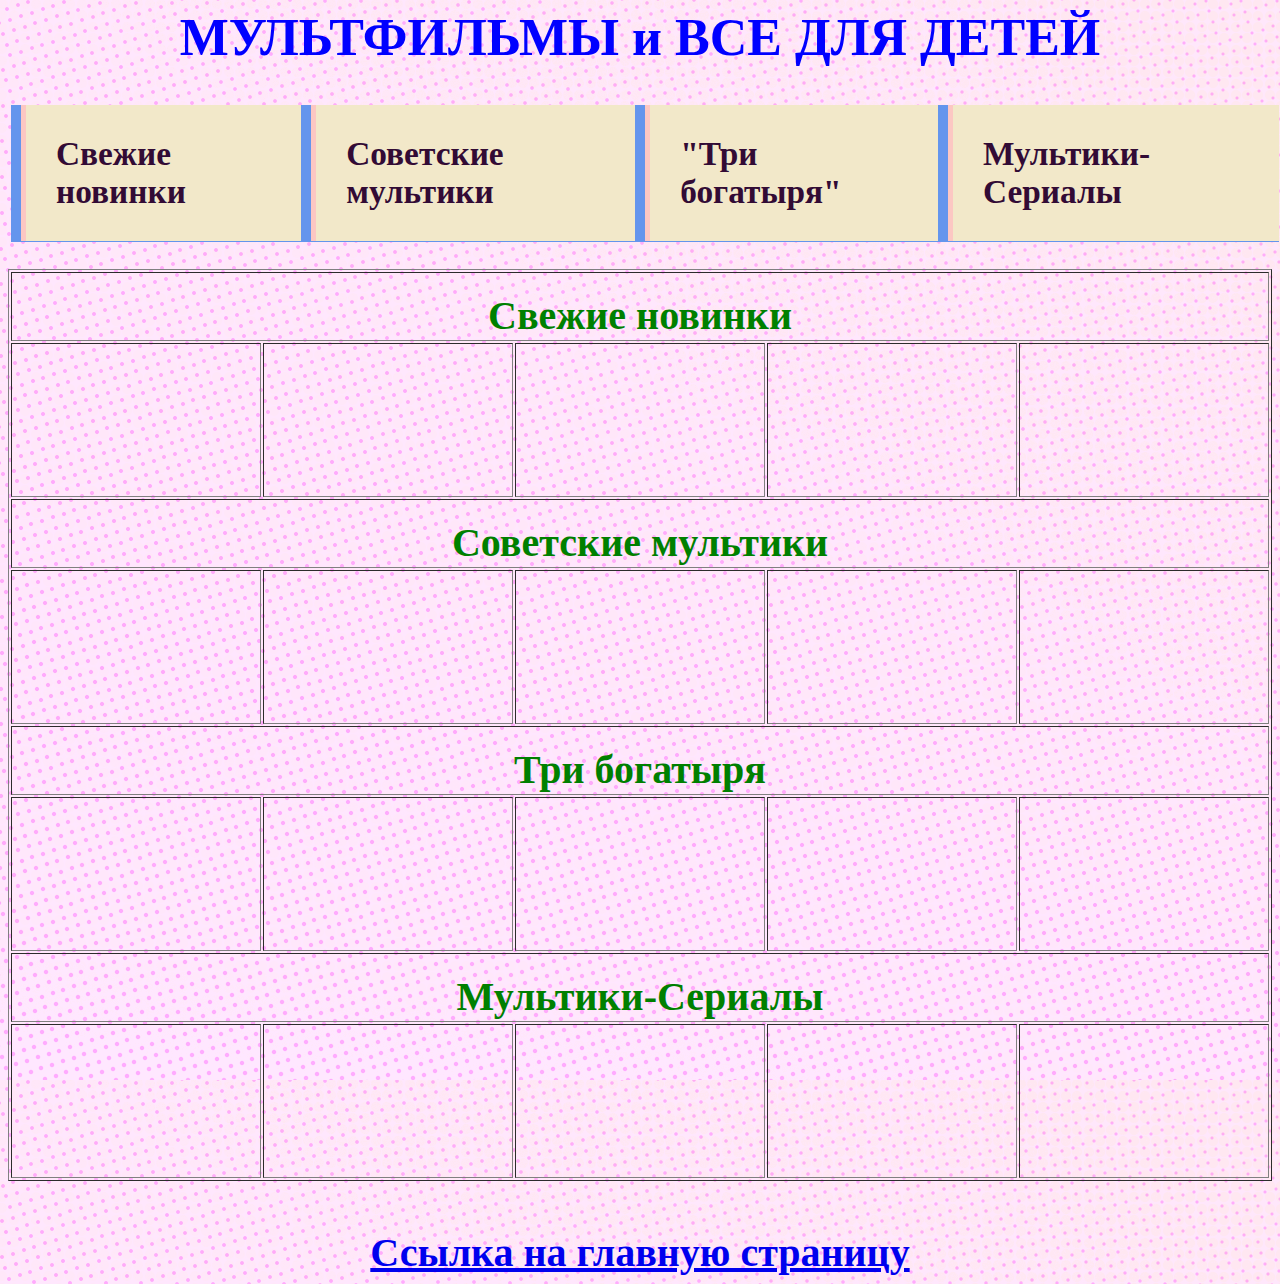
<file: children.html>
<html>
<head>
<title>Детский раздел</title>
<link rel="icon" href="icon.ico" type="image/x-icon">
</head>
<style>
	@import "style1.css";
	@import url("style1.css");
</style>
<body>
<h1>МУЛЬТФИЛЬМЫ и ВСЕ ДЛЯ ДЕТЕЙ</h1>
<table width=100%>
<tr>
<td>
<ul id="menu">
      <li><a href="#new"><b1>Свежие новинки</b1></a></li>
</ul>
</td>
<td>
<ul id="menu">
      <li><a href="#sov"><b1>Советские мультики</b1></a></li>
</ul>
</td>
<td>
<ul id="menu">
      <li><a href="#tri"><b1>"Три богатыря"</b1></a></li>
</ul>
</td>
<td>
<ul id="menu">
      <li><a href="#ser"><b1>Мультики-Сериалы</b1></a></li>
</ul>
</td>
</tr>
</table>
<br>
<table border=1 width=100% height=400>
<th colspan="6">
	<br>
	<center><b><a name="new">Свежие новинки</a></b></center>
</th>
<tr>
	<td>
	<iframe width="100%" height="100%" src="https://www.youtube.com/embed/X2ekKEI3M9Y" title="YouTube video player" frameborder="0" allow="accelerometer; autoplay; clipboard-write; encrypted-media; gyroscope; picture-in-picture" allowfullscreen></iframe>
	</td>
	<td >
	<iframe width="100%" height="100%" src="https://www.youtube.com/embed/z75MlGBhs6E" title="YouTube video player" frameborder="0" allow="accelerometer; autoplay; clipboard-write; encrypted-media; gyroscope; picture-in-picture" allowfullscreen></iframe>
	</td>
	<td >
	<iframe width="100%" height="100%" src="https://www.youtube.com/embed/d8XnK14-x_A" title="YouTube video player" frameborder="0" allow="accelerometer; autoplay; clipboard-write; encrypted-media; gyroscope; picture-in-picture" allowfullscreen></iframe>
	</td>
	<td >
	<iframe width="100%" height="100%" src="https://www.youtube.com/embed/P4F0WEOasrQ" title="YouTube video player" frameborder="0" allow="accelerometer; autoplay; clipboard-write; encrypted-media; gyroscope; picture-in-picture" allowfullscreen></iframe>
	</td>
	<td>
	<iframe width="100%" height="100%" src="https://www.youtube.com/embed/wo8ax26s9s0" title="YouTube video player" frameborder="0" allow="accelerometer; autoplay; clipboard-write; encrypted-media; gyroscope; picture-in-picture" allowfullscreen></iframe>
	</td>
</tr>
<th colspan="6">
<br>
<center><b><a name="sov">Советские мультики</a></b></center>
</th>
<tr>
	<td>
	<iframe width="100%" height="100%" src="https://www.youtube.com/embed/oWhalHZXLUw" title="YouTube video player" frameborder="0" allow="accelerometer; autoplay; clipboard-write; encrypted-media; gyroscope; picture-in-picture" allowfullscreen></iframe>
	</td>
	<td >
	<iframe width="100%" height="100%" src="https://www.youtube.com/embed/_rKidTTBBhQ" title="YouTube video player" frameborder="0" allow="accelerometer; autoplay; clipboard-write; encrypted-media; gyroscope; picture-in-picture" allowfullscreen></iframe>
	</td>
	<td >
	<iframe width="100%" height="100%" src="https://www.youtube.com/embed/sVYMsNay8G0" title="YouTube video player" frameborder="0" allow="accelerometer; autoplay; clipboard-write; encrypted-media; gyroscope; picture-in-picture" allowfullscreen></iframe>
	</td>
	<td >
	<iframe width="100%" height="100%" src="https://www.youtube.com/embed/cXSJHRmqV2I" title="YouTube video player" frameborder="0" allow="accelerometer; autoplay; clipboard-write; encrypted-media; gyroscope; picture-in-picture" allowfullscreen></iframe>
	</td>
	<td>
	<iframe width="100%" height="100%" src="https://www.youtube.com/embed/PuZ6gJEAr4s" title="YouTube video player" frameborder="0" allow="accelerometer; autoplay; clipboard-write; encrypted-media; gyroscope; picture-in-picture" allowfullscreen></iframe>
	</td>
</tr>
<th colspan="6">
<br>
<center><b><a name="tri">Три богатыря</a></b></center>
</th>
<tr>
	<td>
	<iframe width="100%" height="100%" src="https://www.youtube.com/embed/8vPQKM5UOJU?list=PLCAE9CEC0DF7A0CB0" title="YouTube video player" frameborder="0" allow="accelerometer; autoplay; clipboard-write; encrypted-media; gyroscope; picture-in-picture" allowfullscreen></iframe>
	</td>
	<td >
	<iframe width="100%" height="100%" src="https://www.youtube.com/embed/HvSaBVSAkz4?list=PLCAE9CEC0DF7A0CB0" title="YouTube video player" frameborder="0" allow="accelerometer; autoplay; clipboard-write; encrypted-media; gyroscope; picture-in-picture" allowfullscreen></iframe>
	</td>
	<td >
	<iframe width="100%" height="100%" src="https://www.youtube.com/embed/mMmTAh4_xDc?list=PLCAE9CEC0DF7A0CB0" title="YouTube video player" frameborder="0" allow="accelerometer; autoplay; clipboard-write; encrypted-media; gyroscope; picture-in-picture" allowfullscreen></iframe>
	</td>
	<td >
	<iframe width="100%" height="100%" src="https://www.youtube.com/embed/jEQvhO3QCDg?list=PLCAE9CEC0DF7A0CB0" title="YouTube video player" frameborder="0" allow="accelerometer; autoplay; clipboard-write; encrypted-media; gyroscope; picture-in-picture" allowfullscreen></iframe>
	</td>
	<td>
	<iframe width="100%" height="100%" src="https://www.youtube.com/embed/XrmEns3sE60?list=PLCAE9CEC0DF7A0CB0" title="YouTube video player" frameborder="0" allow="accelerometer; autoplay; clipboard-write; encrypted-media; gyroscope; picture-in-picture" allowfullscreen></iframe>
	</td>
</tr>
<th colspan="6">
<br>
<center><b><a name="ser">Мультики-Сериалы</a></b></center>
</th>
<tr>
	<td>
	<iframe width="100%" height="100%" src="https://www.youtube.com/embed/b11RKHyOFCs?list=PLVtYY3Ujl33P1k23T7IyIRwGT67dNzWDS" title="YouTube video player" frameborder="0" allow="accelerometer; autoplay; clipboard-write; encrypted-media; gyroscope; picture-in-picture" allowfullscreen></iframe>
	</td>
	<td >
	<iframe width="100%" height="100%" src="https://www.youtube.com/embed/6-2Qw73zVr0" title="YouTube video player" frameborder="0" allow="accelerometer; autoplay; clipboard-write; encrypted-media; gyroscope; picture-in-picture" allowfullscreen></iframe>
	</td>
	<td >
	<iframe width="100%" height="100%" src="https://www.youtube.com/embed/_gphAVrPDYQ" title="YouTube video player" frameborder="0" allow="accelerometer; autoplay; clipboard-write; encrypted-media; gyroscope; picture-in-picture" allowfullscreen></iframe>
	</td>
	<td >
	<iframe width="100%" height="100%" src="https://www.youtube.com/embed/x-gkph1AVZU" title="YouTube video player" frameborder="0" allow="accelerometer; autoplay; clipboard-write; encrypted-media; gyroscope; picture-in-picture" allowfullscreen></iframe>
	</td>
	<td>
	<iframe width="100%" height="100%" src="https://www.youtube.com/embed/5uxILOer-yI" title="YouTube video player" frameborder="0" allow="accelerometer; autoplay; clipboard-write; encrypted-media; gyroscope; picture-in-picture" allowfullscreen></iframe>
	</td>
</tr>
</table>


<br>
<br>

<b><center><a href="index.html"> Ссылка на главную страницу </a></center> 
</body>
</html>
</file>
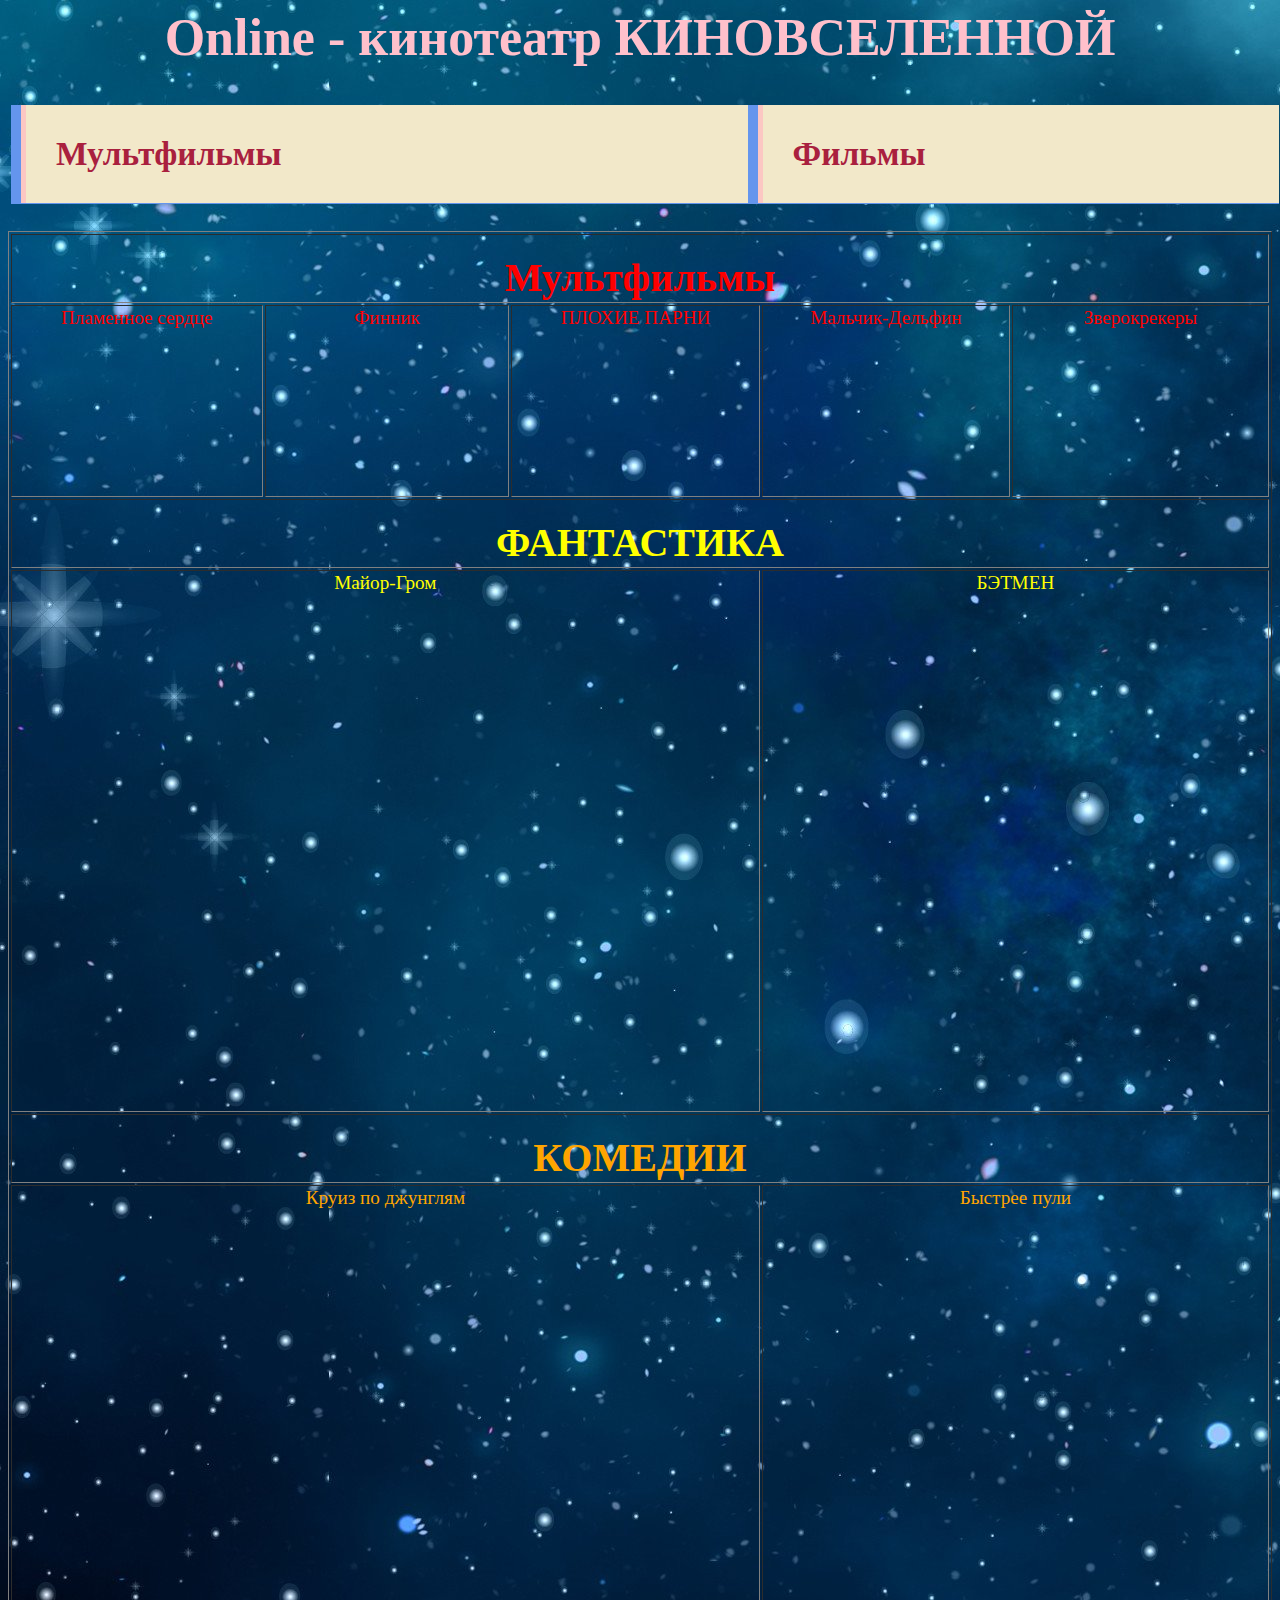
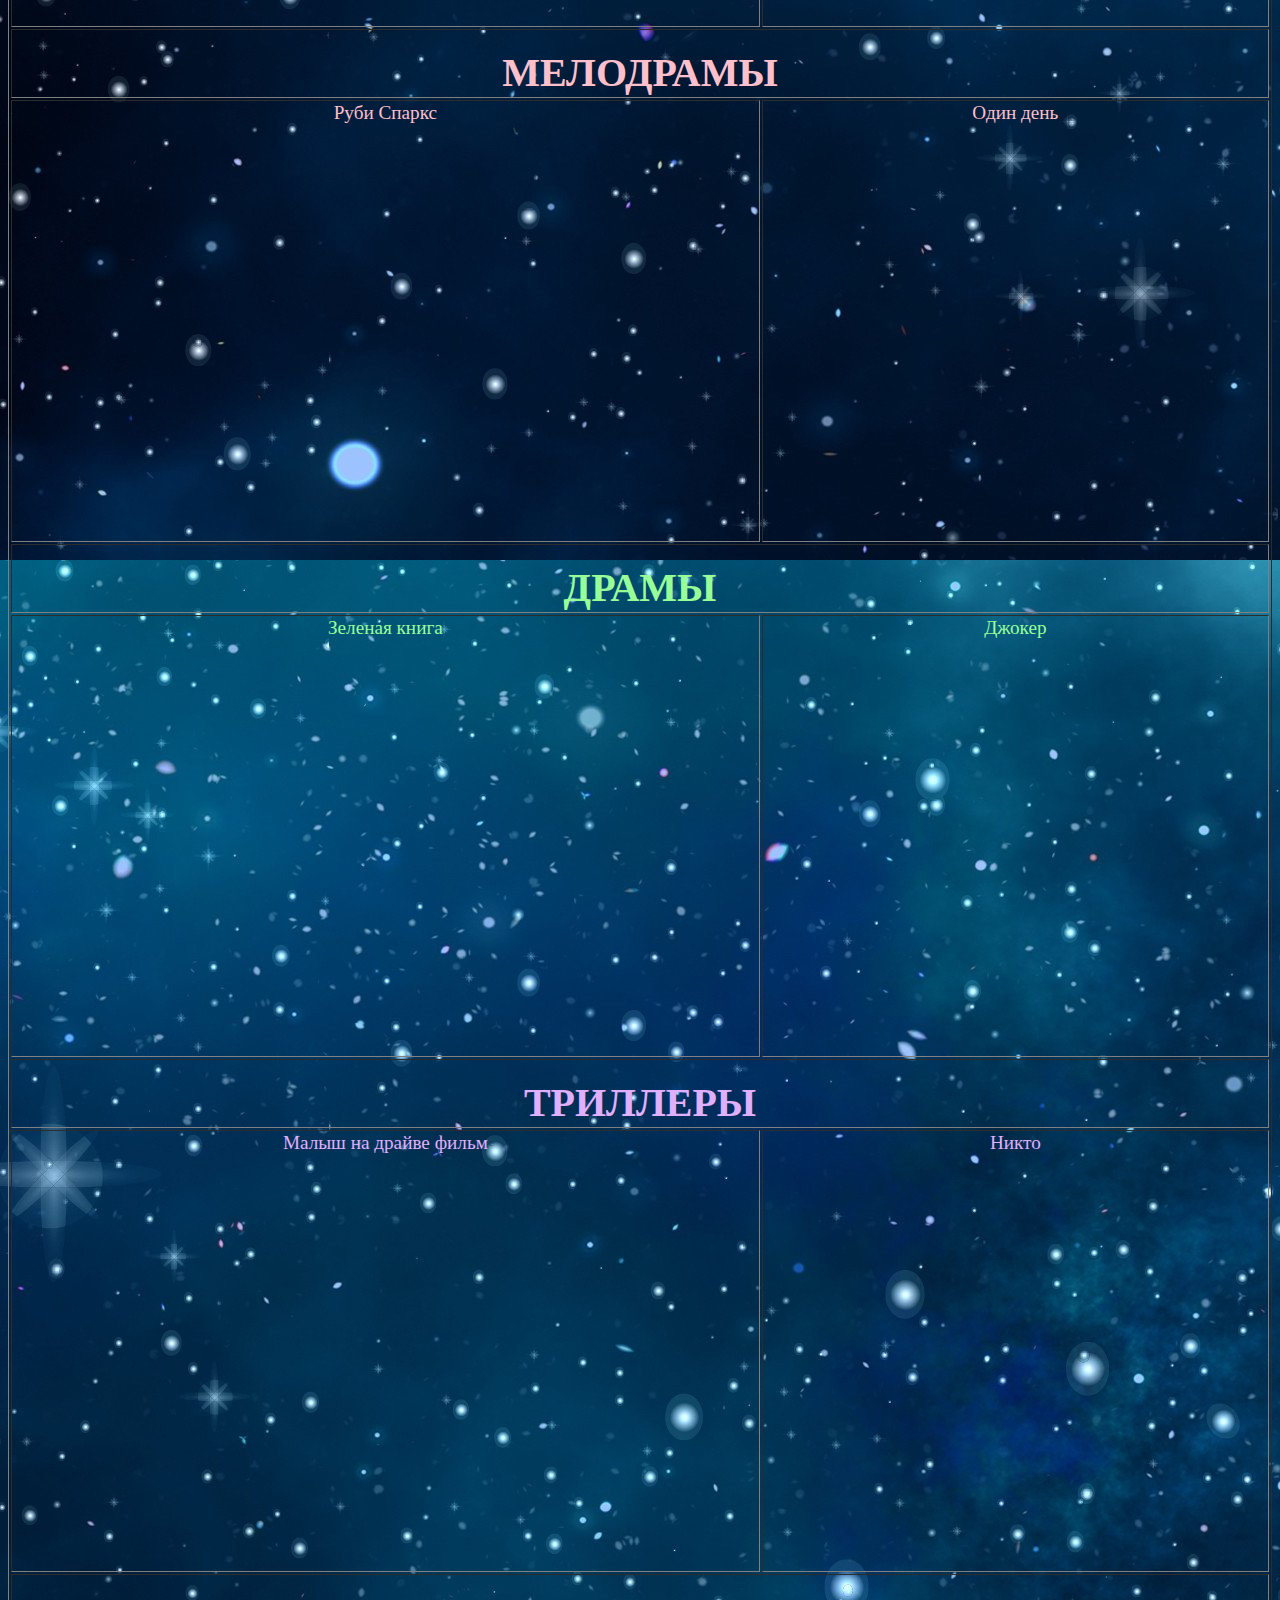
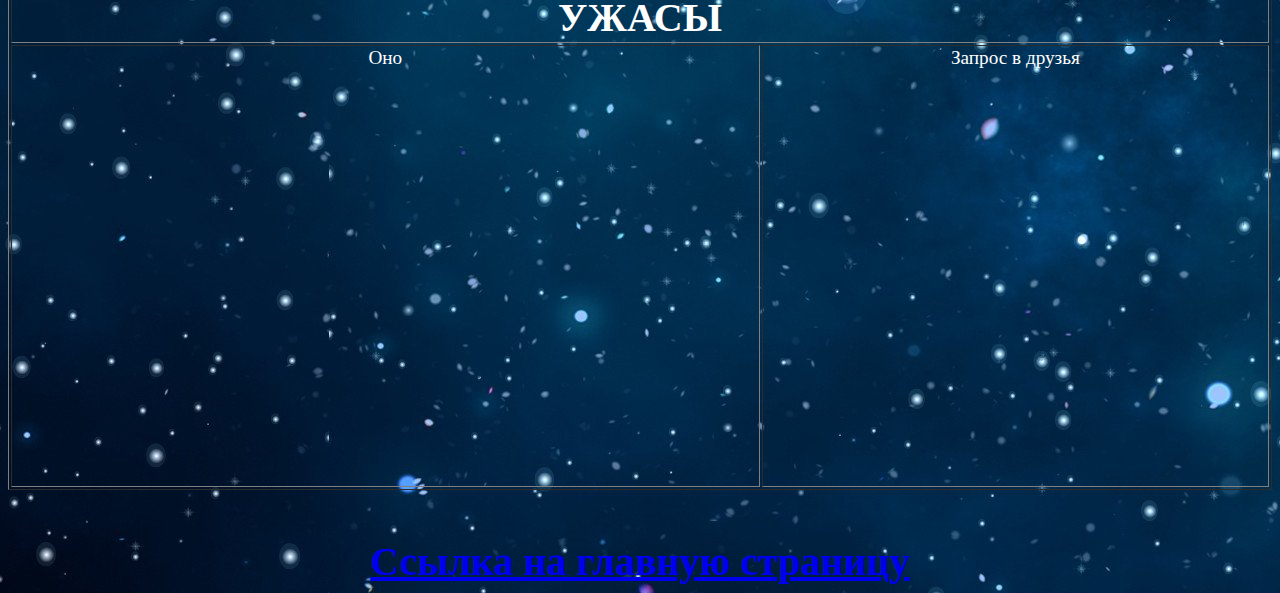
<file: cinema.html>
<html>
<head>
<title>Online - кинотеатр КИНОВСЕЛЕННОЙ</title>
<link rel="icon" href="icon.ico" type="image/x-icon">
</head>
<style>
	@import "style2.css";
	@import url("style2.css");
</style>
<body>
<h1>Online - кинотеатр КИНОВСЕЛЕННОЙ</h1>
<table width=100%>
<tr>
<td>
<ul id="menu">
      <li><a href="#mult"><b1>Мультфильмы</b1></a></li>
</ul>
</td>
<td>
<ul id="menu">
      <li><a href="#film"><b1>Фильмы</b1></a></li>
</ul>
</td>
</tr>
</table>
<br>
<table border=1 width=100% height=400>
<th colspan="6">
	<br>
	<center><b><a name="mult"><font color=red> Мультфильмы </font></a></b></center>
</th>
<tr>
	<td>
	<p align="center"><font color=red><big> Пламенное сердце </big></font></p>
	<iframe width="100%" height="100%" src="https://www.youtube.com/embed/X2ekKEI3M9Y" title="YouTube video player" frameborder="0" allow="accelerometer; autoplay; clipboard-write; encrypted-media; gyroscope; picture-in-picture" allowfullscreen></iframe>
	</td>
	
	<td>
	<p align="center"><font color=red><big> Финник </big></font></p>
	<iframe width="100%" height="100%" src="https://www.youtube.com/embed/z75MlGBhs6E" title="YouTube video player" frameborder="0" allow="accelerometer; autoplay; clipboard-write; encrypted-media; gyroscope; picture-in-picture" allowfullscreen></iframe>
	</td>

	<td>
	<p align="center"><font color=red><big> ПЛОХИЕ ПАРНИ </big></font></p>
	<iframe width="100%" height="100%" src="https://www.youtube.com/embed/d8XnK14-x_A" title="ПЛОХИЕ ПАРНИ | Трейлер | Скоро в кино" frameborder="0" allow="accelerometer; autoplay; clipboard-write; encrypted-media; gyroscope; picture-in-picture" allowfullscreen></iframe>
	</td>
	
	<td>
	<p align="center"><font color=red><big> Мальчик-Дельфин </big></font></p>
	<iframe width="100%" height="100%" src="https://www.youtube.com/embed/P4F0WEOasrQ" title="Мальчик-Дельфин - финальный трейлер" frameborder="0" allow="accelerometer; autoplay; clipboard-write; encrypted-media; gyroscope; picture-in-picture" allowfullscreen></iframe>
	</td>

	<td>
	<p align="center"><font color=red><big> Зверокрекеры </big></font></p>
	<iframe width="100%" height="100%" src="https://www.youtube.com/embed/wo8ax26s9s0" title="Зверокрекеры - Трейлер" frameborder="0" allow="accelerometer; autoplay; clipboard-write; encrypted-media; gyroscope; picture-in-picture" allowfullscreen></iframe>
	</td>

</tr>
<th colspan="6">
<br>
<center><b><a name="film"> ФАНТАСТИКА </a></b></center>
</th>
<tr>
	<td colspan="3">
	<p align="center"><font color=yellow><big> Майор-Гром </big></font></p>
	<iframe width="100%" height="500px" src="https://www.youtube.com/embed/aUi6fQRUP1o" title="Major Grom: The Plague Doctor | official trailer (2020)" frameborder="0" allow="accelerometer; autoplay; clipboard-write; encrypted-media; gyroscope; picture-in-picture" allowfullscreen></iframe>
	</td>
	
	<td colspan="3">
	<p align="center"><font color=yellow><big> БЭТМЕН </big></font></p>
	<iframe width="100%" height="500px" src="https://www.youtube.com/embed/tZeMfF45Gmc" title="БЭТМЕН | Трейлер | Смотрите в кинотеатрах" frameborder="0" allow="accelerometer; autoplay; clipboard-write; encrypted-media; gyroscope; picture-in-picture" allowfullscreen></iframe>
	</td>

</tr>
<th colspan="6">
<br>
<center><b> <font color=orange>КОМЕДИИ </font></b></center>
</th>
<tr>
	<td colspan="3">
	<p align="center"><font color=orange><big> Круиз по джунглям </big></font></p>
	<iframe width="100%" height="400px" src="https://www.youtube.com/embed/IYhu5L3MzAI" title="Круиз по джунглям - трейлер" frameborder="0" allow="accelerometer; autoplay; clipboard-write; encrypted-media; gyroscope; picture-in-picture" allowfullscreen></iframe>
	</td>
	
	<td colspan="3">
	<p align="center"><font color=orange><big> Быстрее пули </big></font></p>
	<iframe width="100%" height="400px" src="https://www.youtube.com/embed/QoA-Q2OOSAA" title="Быстрее пули 💥 Русский трейлер 💥 Фильм 2022" frameborder="0" allow="accelerometer; autoplay; clipboard-write; encrypted-media; gyroscope; picture-in-picture" allowfullscreen></iframe>
	</td>

</tr>
<th colspan="6">
<br>
<center><b><font color=pink> МЕЛОДРАМЫ </font></b></center>
</th>
<tr>
	<td colspan="3">
	<p align="center"><font color=pink><big> Руби Спаркс </big></font></p>
	<iframe width="100%" height="400" src="https://www.youtube.com/embed/tRzRkQaozrI" title="Руби Спаркс - Трейлер B" frameborder="0" allow="accelerometer; autoplay; clipboard-write; encrypted-media; gyroscope; picture-in-picture" allowfullscreen></iframe>
	</td>
	
	<td colspan="3">
	<p align="center"><font color=pink><big> Один день </big></font></p>
	<iframe width="100%" height="400" src="https://www.youtube.com/embed/rALfoROUftw" title="Один день (2011) - Дублированный трейлер" frameborder="0" allow="accelerometer; autoplay; clipboard-write; encrypted-media; gyroscope; picture-in-picture" allowfullscreen></iframe>
	</td>
</tr>
<th colspan="6">
<br>
<center><b><font color="#98ff98"> ДРАМЫ </font></b></center>
</th>
<tr>
	<td colspan="3">
	<p align="center"><font color="#98ff98"><big> Зеленая книга </big></font></p>
	<iframe width="100%" height="400" src="https://www.youtube.com/embed/e6b9urtUJt0" title="Зелёная книга — Русский трейлер (2019)" frameborder="0" allow="accelerometer; autoplay; clipboard-write; encrypted-media; gyroscope; picture-in-picture" allowfullscreen></iframe>
	</td>
	
	<td colspan="3">
	<p align="center"><font color="#98ff98"><big> Джокер </big></font></p>
	<iframe width="100%" height="400" src="https://www.youtube.com/embed/VCMaJLwChfs" title="Джокер - первый трейлер" frameborder="0" allow="accelerometer; autoplay; clipboard-write; encrypted-media; gyroscope; picture-in-picture" allowfullscreen></iframe>
	</td>

</tr>
<th colspan="6">
<br>
<center><b><font color="e0b0ff"> ТРИЛЛЕРЫ </font></b></center>
</th>
<tr>
	<td colspan="3">
	<p align="center"><font color="e0b0ff"><big> Малыш на драйве фильм </big></font></p>
	<iframe width="100%" height="400" src="https://www.youtube.com/embed/HGGdKX9ByTE" title="Малыш на драйве - первый трейлер" frameborder="0" allow="accelerometer; autoplay; clipboard-write; encrypted-media; gyroscope; picture-in-picture" allowfullscreen></iframe>
	</td>
	
	<td colspan="3">
	<p align="center"><font color="e0b0ff"><big> Никто </big></font></p>
	<iframe width="100%" height="400" src="https://www.youtube.com/embed/ZPUM1L8iwtc" title="НИКТО | Трейлер | В кино с 18 марта" frameborder="0" allow="accelerometer; autoplay; clipboard-write; encrypted-media; gyroscope; picture-in-picture" allowfullscreen></iframe>
	</td>

</tr>
<th colspan="6">
<br>
<center><b><font color=white> УЖАСЫ </font></b></center>
</th>
<tr>
	<td colspan="3">
	<p align="center"><font color=white><big> Оно </big></font></p>
	<iframe width="100%" height="400" src="https://www.youtube.com/embed/VywplvSMwZE" title="Оно - официальный тизер" frameborder="0" allow="accelerometer; autoplay; clipboard-write; encrypted-media; gyroscope; picture-in-picture" allowfullscreen></iframe>	
	</td>
	
	<td colspan="3">
	<p align="center"><font color=white><big> Запрос в друзья </big></font></p>
	<iframe width="100%" height="400" src="https://www.youtube.com/embed/BBWBIADDLmg" title="Трейлер фильма «Запрос в друзья»" frameborder="0" allow="accelerometer; autoplay; clipboard-write; encrypted-media; gyroscope; picture-in-picture" allowfullscreen></iframe>
	</td>
</tr>
</table>

<br>
<br>

<b><center><a href="index.html"> Ссылка на главную страницу </a></center> 
</body>
</html>
</file>
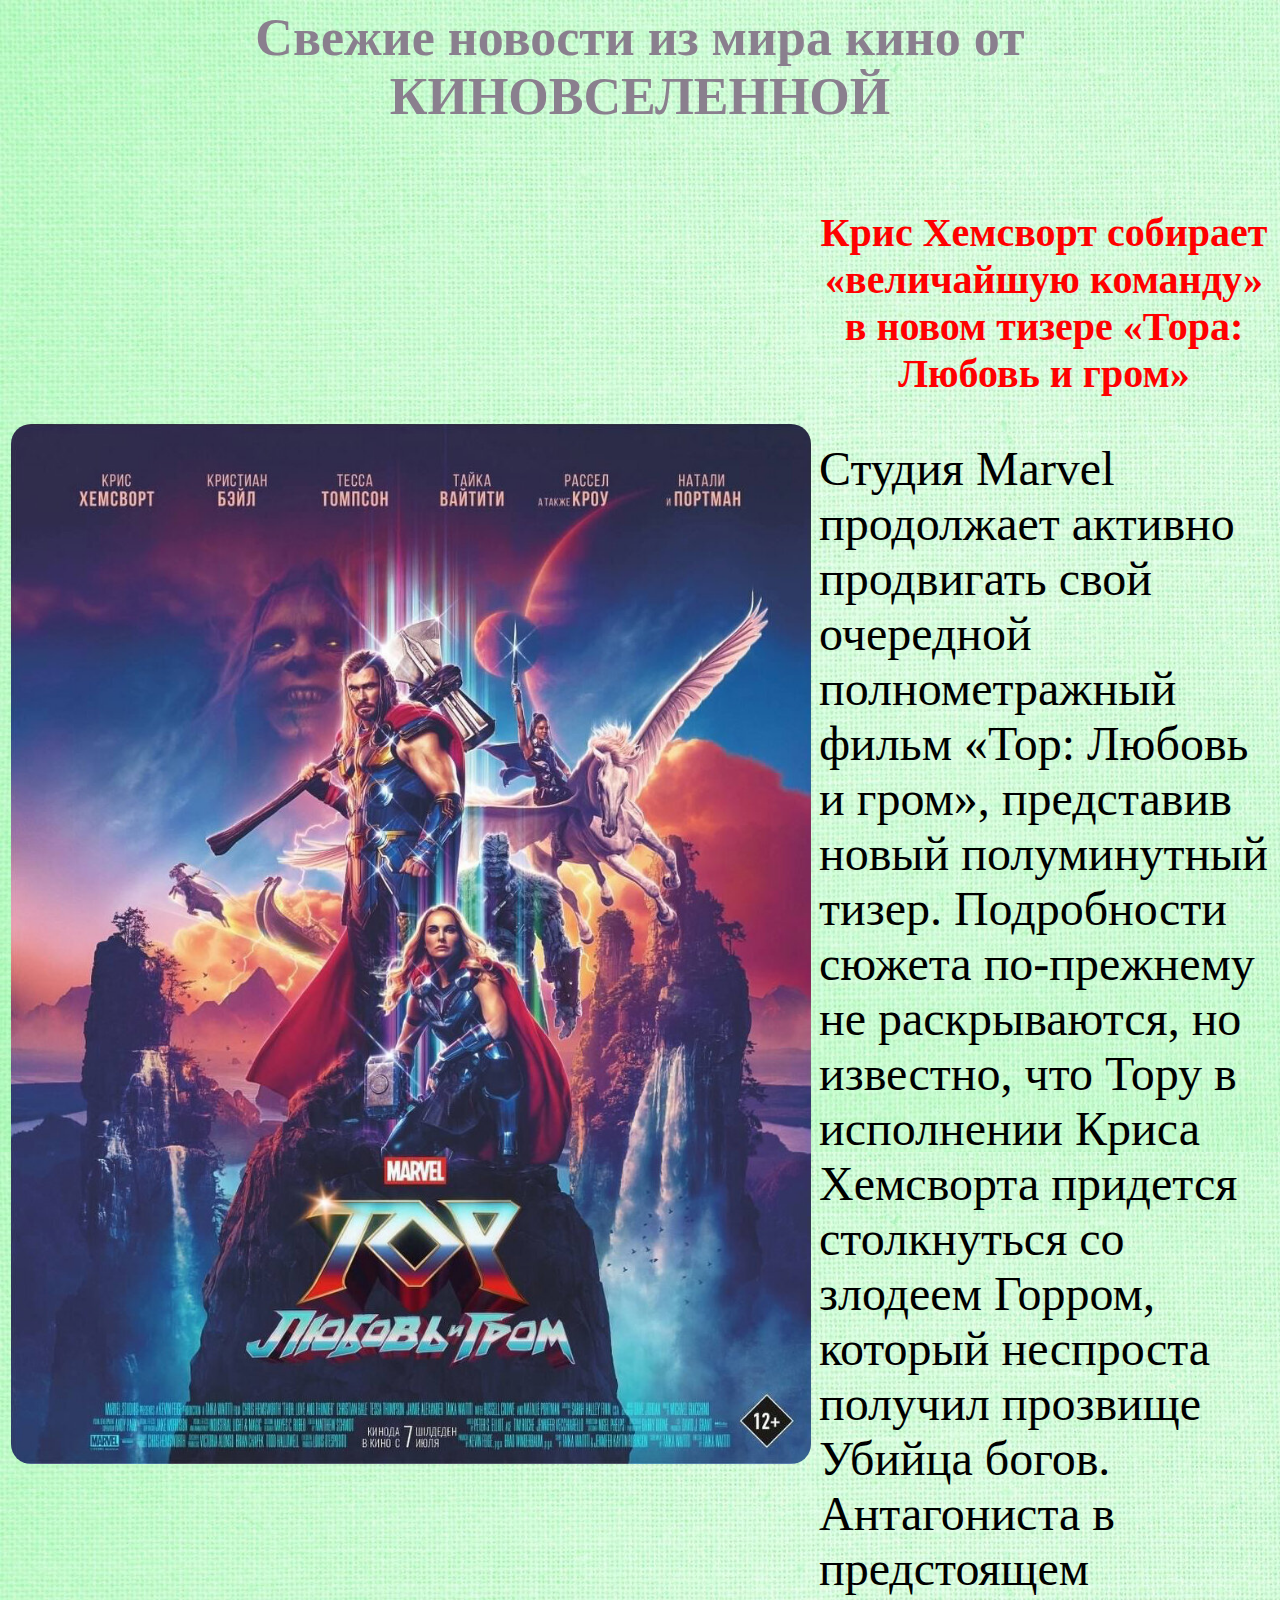
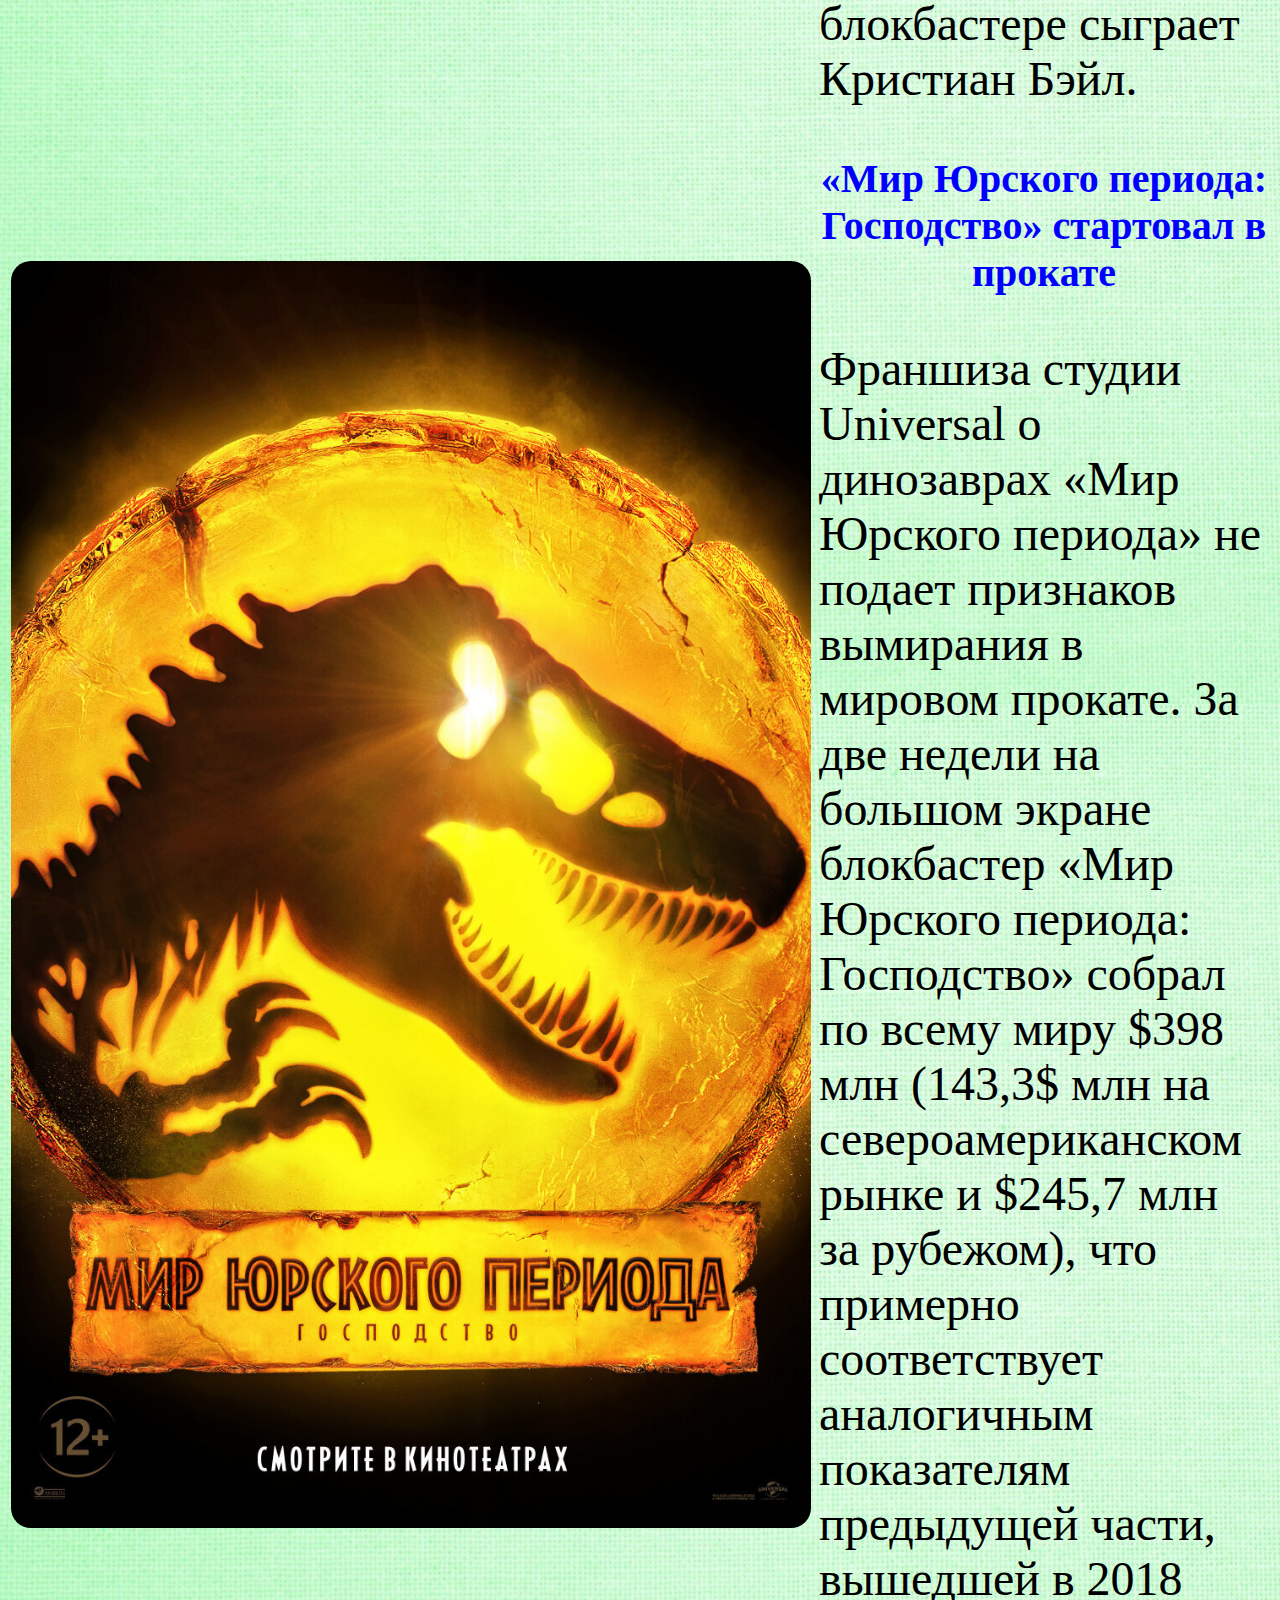
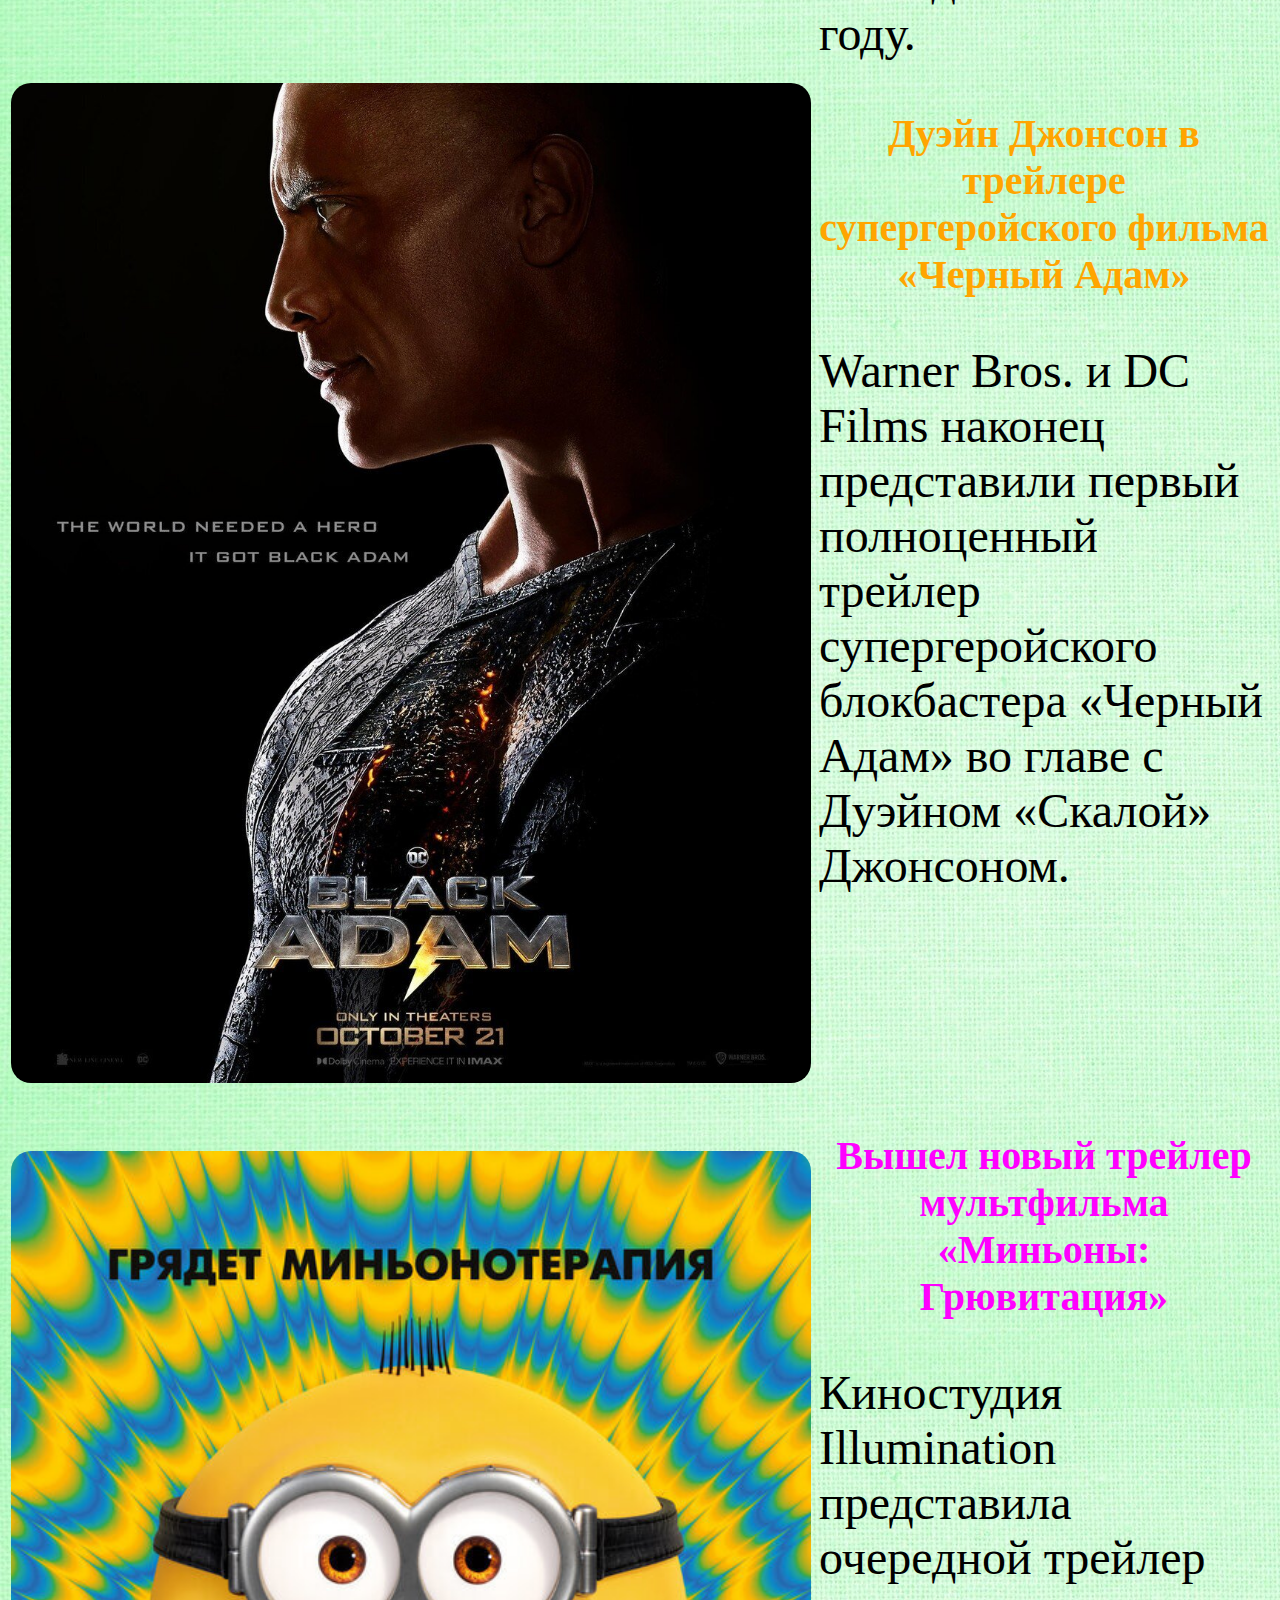
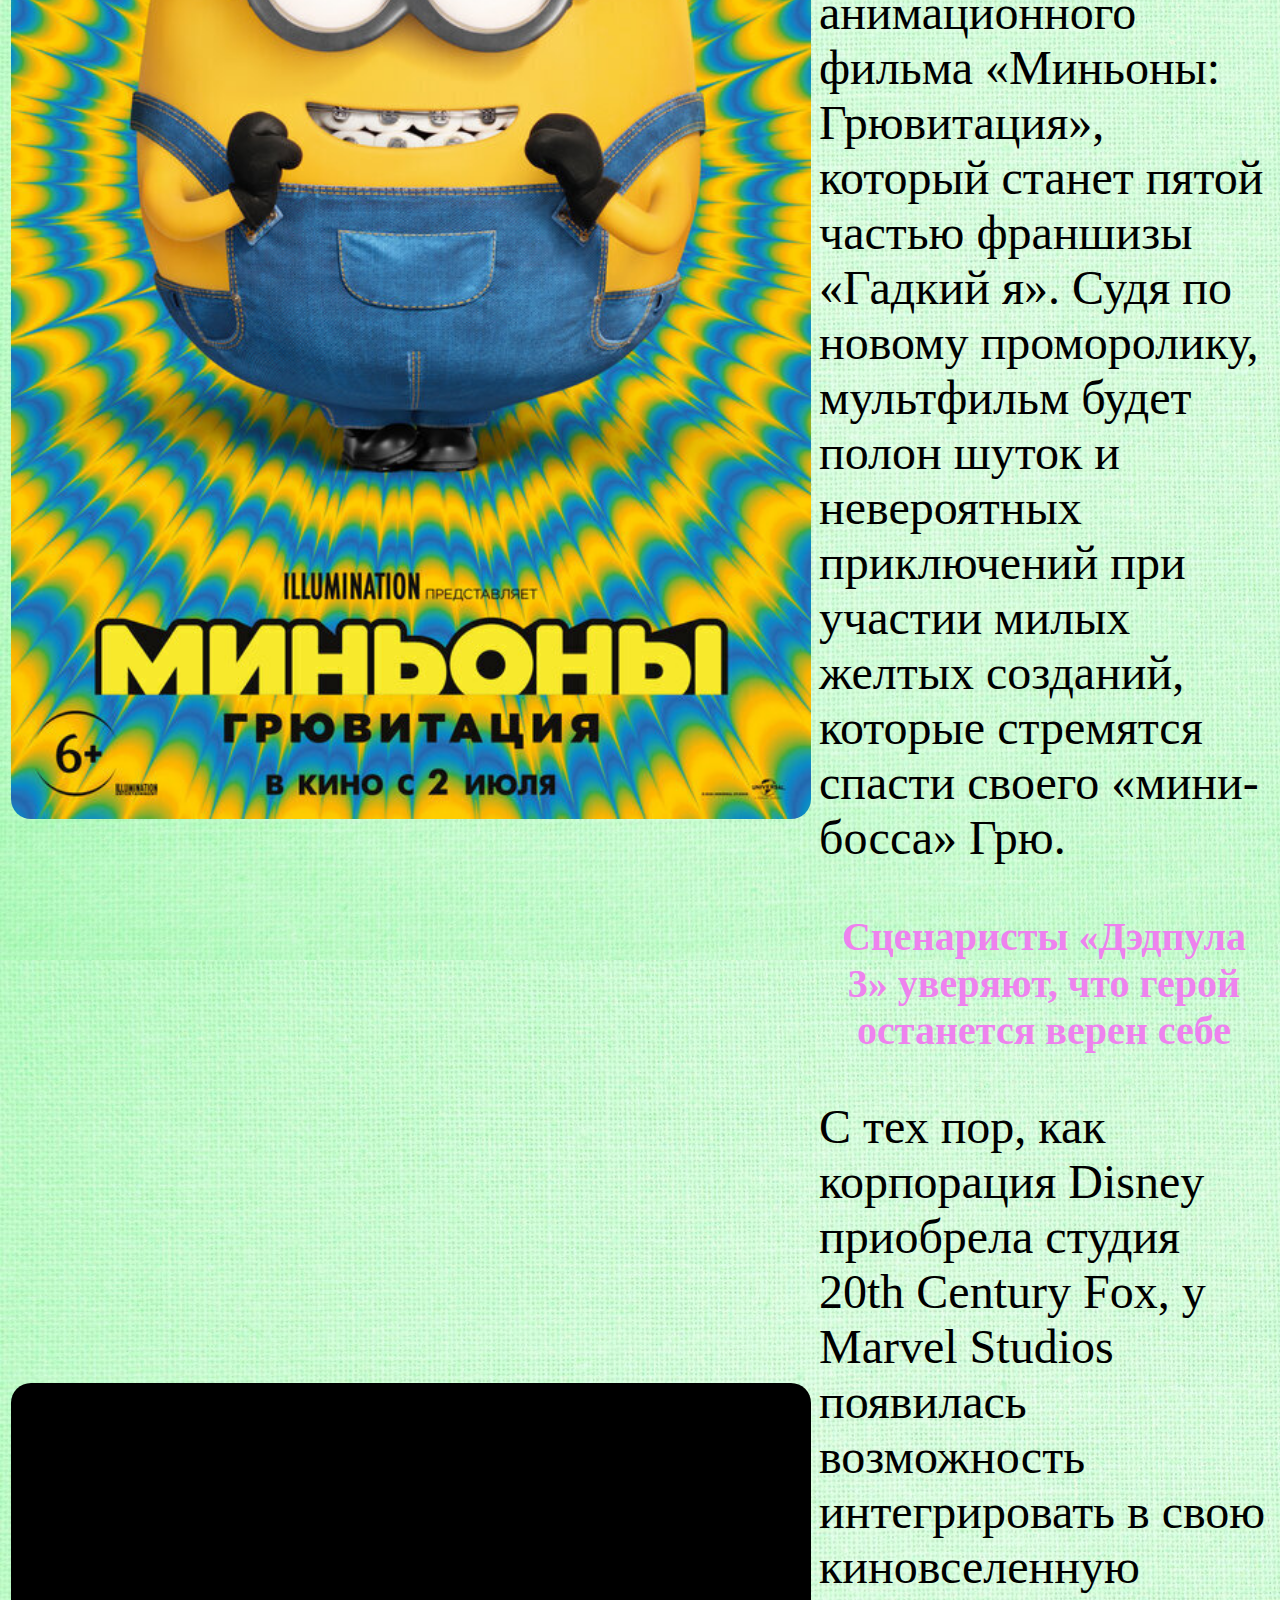
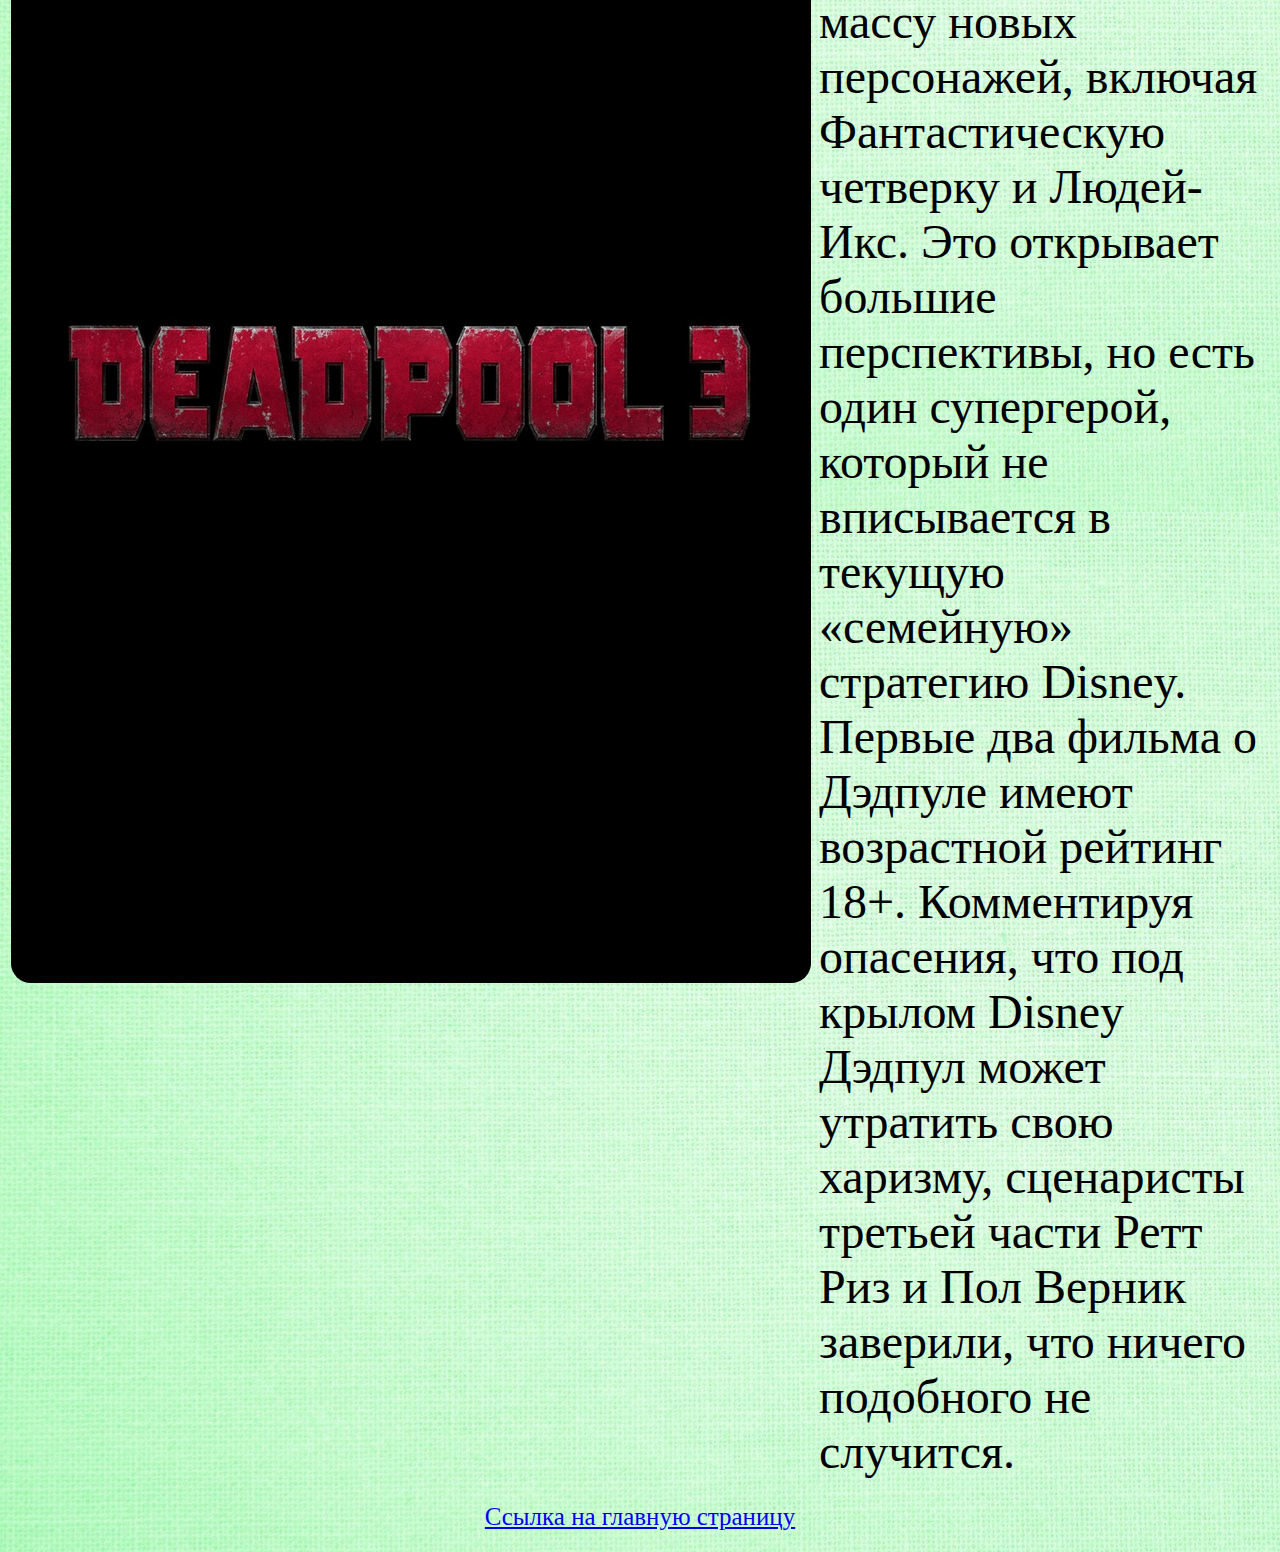
<file: news.html>
<html>
<head>
<title>Новости от КИНОВСЕЛЕННОЙ</title>
<link rel="icon" href="icon.ico" type="image/x-icon">
</head>
<style>
	@import "style3.css";
	@import url("style3.css");
</style>
<body>
<h1>Свежие новости из мира кино от КИНОВСЕЛЕННОЙ</h1>
<table border="0" width=100%>
<tr>
<td> <br> <img src="1.jpg" width="800"> <br> <td>
<td valign="top"> <br> <h1> <font color="red"> Крис Хемсворт собирает «величайшую команду» в новом тизере «Тора: Любовь и гром» </font></h1>
<br> <font size="250"> Студия Marvel продолжает активно продвигать свой очередной полнометражный фильм «Тор: Любовь и гром», представив новый полуминутный тизер. Подробности сюжета по-прежнему не раскрываются, но известно, что Тору в исполнении Криса Хемсворта придется столкнуться со злодеем Горром, который неспроста получил прозвище Убийца богов. Антагониста в предстоящем блокбастере сыграет Кристиан Бэйл. </font>
<br> </td>
</tr>

<tr>
<td> <br> <img src="2.jpg" width="800"> <br> <td>
<td valign="top"> <br> <h1> <font color="blue"> «Мир Юрского периода: Господство» стартовал в прокате </font> </h1>
<br> <font size="250"> Франшиза студии Universal о динозаврах «Мир Юрского периода» не подает признаков вымирания в мировом прокате. За две недели на большом экране блокбастер «Мир Юрского периода: Господство» собрал по всему миру $398 млн (143,3$ млн на североамериканском рынке и $245,7 млн за рубежом), что примерно соответствует аналогичным показателям предыдущей части, вышедшей в 2018 году. </font>
<br> </td>
</tr>

<tr>
<td> <br> <img src="3.jpg" width="800"> <br> <td>
<td valign="top"> <br> <h1> <font color="orange"> Дуэйн Джонсон в трейлере супергеройского фильма «Черный Адам» </font> </h1>
<br> <font size="250"> Warner Bros. и DC Films наконец представили первый полноценный трейлер супергеройского блокбастера «Черный Адам» во главе с Дуэйном «Скалой» Джонсоном. </font>
<br> </td>
</tr>


<tr>
<td> <br> <img src="4.jpg" width="800"> <br> <td>
<td valign="top"> <br> <h1> <font color="magenta"> Вышел новый трейлер мультфильма «Миньоны: Грювитация»  </font> </h1>
<br> <font size="250"> Киностудия Illumination представила очередной трейлер анимационного фильма «Миньоны: Грювитация», который станет пятой частью франшизы «Гадкий я». Судя по новому проморолику, мультфильм будет полон шуток и невероятных приключений при участии милых желтых созданий, которые стремятся спасти своего «мини-босса» Грю. </font>
<br> </td>
</tr>

<tr>
<td> <br> <img src="5.jpg" width="800"> <br> <td>
<td valign="top"> <br> <h1> <font color="violet">  Сценаристы «Дэдпула 3» уверяют, что герой останется верен себе </font> </h1>
<br> <font size="250"> С тех пор, как корпорация Disney приобрела студия 20th Century Fox, у Marvel Studios появилась возможность интегрировать в свою киновселенную массу новых персонажей, включая Фантастическую четверку и Людей-Икс. Это открывает большие перспективы, но есть один супергерой, который не вписывается в текущую «семейную» стратегию Disney. Первые два фильма о Дэдпуле имеют возрастной рейтинг 18+.
Комментируя опасения, что под крылом Disney Дэдпул может утратить свою харизму, сценаристы третьей части Ретт Риз и Пол Верник заверили, что ничего подобного не случится. </font>
<br> </td>
</tr>
</table>


<p align="center"><font color=black><big><a href="index.html">Ссылка на главную страницу</a></big></font> </p>
</body>
</html>
</file>
